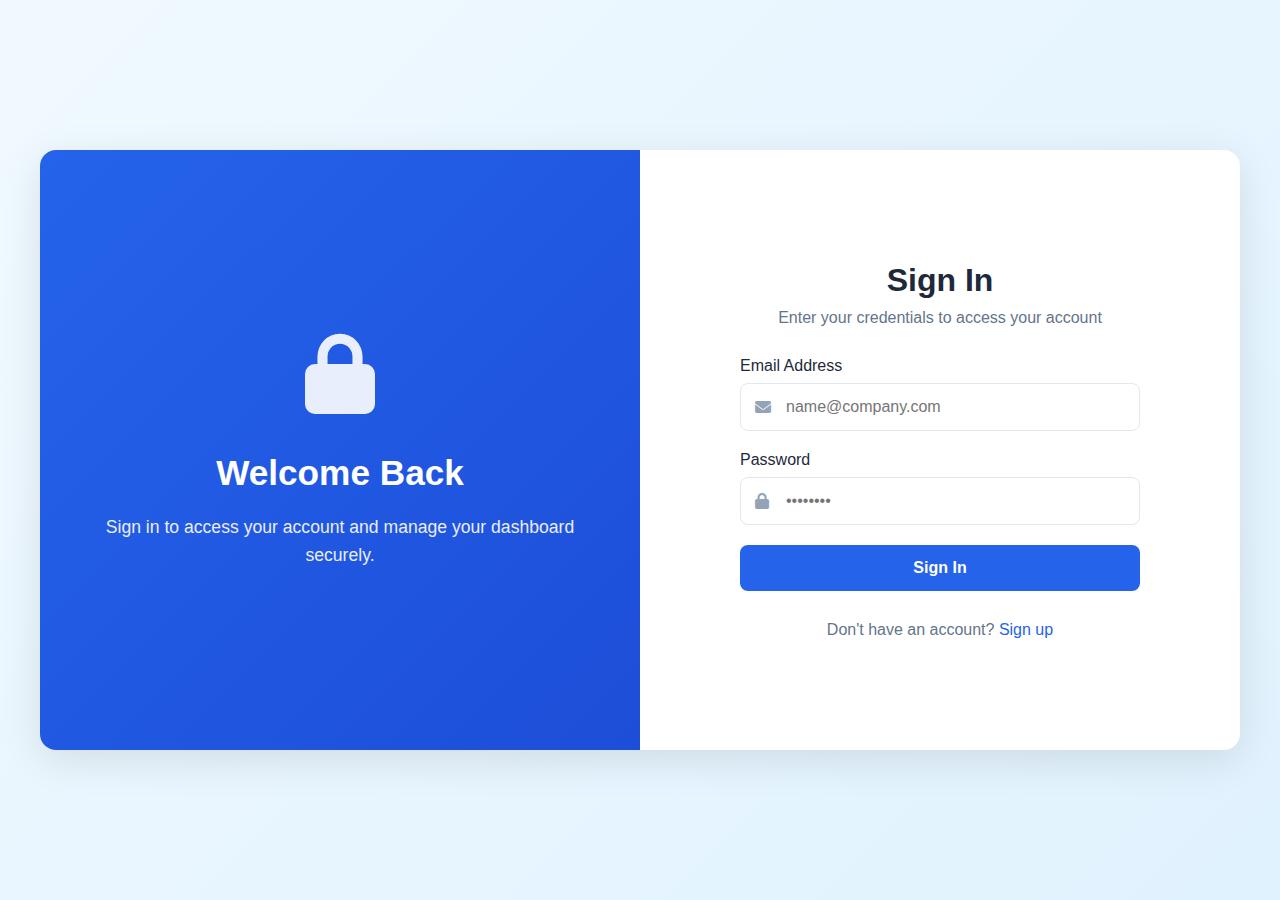
<file: index.html>
<!DOCTYPE html>
<html lang="en">
<head>
    <meta charset="UTF-8">
    <meta name="viewport" content="width=device-width, initial-scale=1.0">
    <title>Secure Authentication System</title>
    <link rel="stylesheet" href="index.css">
    <link rel="stylesheet" href="https://cdnjs.cloudflare.com/ajax/libs/font-awesome/6.4.0/css/all.min.css">
   
</head>
<body>
    <div class="container">
        <!-- Login Form -->
        <div class="auth-container" id="login-container">
            <div class="auth-welcome">
                <div class="auth-welcome-icon">
                    <i class="fas fa-lock"></i>
                </div>
                <h2>Welcome Back</h2>
                <p>Sign in to access your account and manage your dashboard securely.</p>
            </div>
            <div class="auth-form-container">
                <div class="form-header">
                    <h2>Sign In</h2>
                    <p>Enter your credentials to access your account</p>
                </div>
                <form class="auth-form" id="login-form">
                    <div class="form-group">
                        <label for="login-email">Email Address</label>
                        <div class="input-with-icon">
                            <i class="fas fa-envelope"></i>
                            <input type="email" class="form-control" id="login-email" placeholder="name@company.com" required>
                        </div>
                        <div class="error-message" id="login-email-error">Please enter a valid email address</div>
                    </div>
                    <div class="form-group">
                        <label for="login-password">Password</label>
                        <div class="input-with-icon">
                            <i class="fas fa-lock"></i>
                            <input type="password" class="form-control" id="login-password" placeholder="••••••••" required>
                        </div>
                        <div class="error-message" id="login-password-error">Password must be at least 8 characters</div>
                    </div>
                    <button type="submit" class="btn btn-primary">Sign In</button>
                    <div class="form-footer">
                        <p>Don't have an account? <a href="#" id="show-register">Sign up</a></p>
                    </div>
                </form>
            </div>
        </div>

        <!-- Registration Form -->
        <div class="auth-container" id="register-container" style="display: none;">
            <div class="auth-welcome">
                <div class="auth-welcome-icon">
                    <i class="fas fa-user-plus"></i>
                </div>
                <h2>Create Account</h2>
                <p>Join us today to access all features and personalize your experience.</p>
            </div>
            <div class="auth-form-container">
                <div class="form-header">
                    <h2>Sign Up</h2>
                    <p>Create your account to get started</p>
                </div>
                <form class="auth-form" id="register-form">
                    <div class="form-group">
                        <label for="register-name">Full Name</label>
                        <div class="input-with-icon">
                            <i class="fas fa-user"></i>
                            <input type="text" class="form-control" id="register-name" placeholder="John Doe" required>
                        </div>
                        <div class="error-message" id="register-name-error">Please enter your full name</div>
                    </div>
                    <div class="form-group">
                        <label for="register-email">Email Address</label>
                        <div class="input-with-icon">
                            <i class="fas fa-envelope"></i>
                            <input type="email" class="form-control" id="register-email" placeholder="name@company.com" required>
                        </div>
                        <div class="error-message" id="register-email-error">Please enter a valid email address</div>
                    </div>
                    <div class="form-group">
                        <label for="register-password">Password</label>
                        <div class="input-with-icon">
                            <i class="fas fa-lock"></i>
                            <input type="password" class="form-control" id="register-password" placeholder="••••••••" required>
                        </div>
                        <div class="error-message" id="register-password-error">Password must be at least 8 characters with letters and numbers</div>
                    </div>
                    <div class="form-group">
                        <label for="register-confirm">Confirm Password</label>
                        <div class="input-with-icon">
                            <i class="fas fa-lock"></i>
                            <input type="password" class="form-control" id="register-confirm" placeholder="••••••••" required>
                        </div>
                        <div class="error-message" id="register-confirm-error">Passwords do not match</div>
                    </div>
                    <button type="submit" class="btn btn-primary">Create Account</button>
                    <div class="form-footer">
                        <p>Already have an account? <a href="#" id="show-login">Sign in</a></p>
                    </div>
                </form>
            </div>
        </div>

        <!-- Secured Page -->
        <div class="secured-page" id="secured-page">
            <div class="secured-header">
                <div class="user-info">
                    <div class="user-avatar" id="user-avatar">JD</div>
                    <div>
                        <h3 id="user-name">John Doe</h3>
                        <p id="user-email">john.doe@example.com</p>
                    </div>
                </div>
                <button class="logout-btn" id="logout-btn"><i class="fas fa-sign-out-alt"></i> Logout</button>
            </div>
            
            <div class="dashboard-content">
                <h2>Welcome to Your Dashboard</h2>
                <p>You have successfully accessed the secured page. This is a demonstration of a complete authentication system with registration, login, and secure access.</p>
                
                <div class="stats-container">
                    <div class="stat-card">
                        <i class="fas fa-chart-line"></i>
                        <h3>245</h3>
                        <p>Weekly Visits</p>
                    </div>
                    <div class="stat-card">
                        <i class="fas fa-users"></i>
                        <h3>1,254</h3>
                        <p>Total Users</p>
                    </div>
                    <div class="stat-card">
                        <i class="fas fa-shopping-cart"></i>
                        <h3>324</h3>
                        <p>Monthly Sales</p>
                    </div>
                </div>
            </div>
        </div>
    </div>

    <script src="index.js"></script>
</body>
</html>
</file>
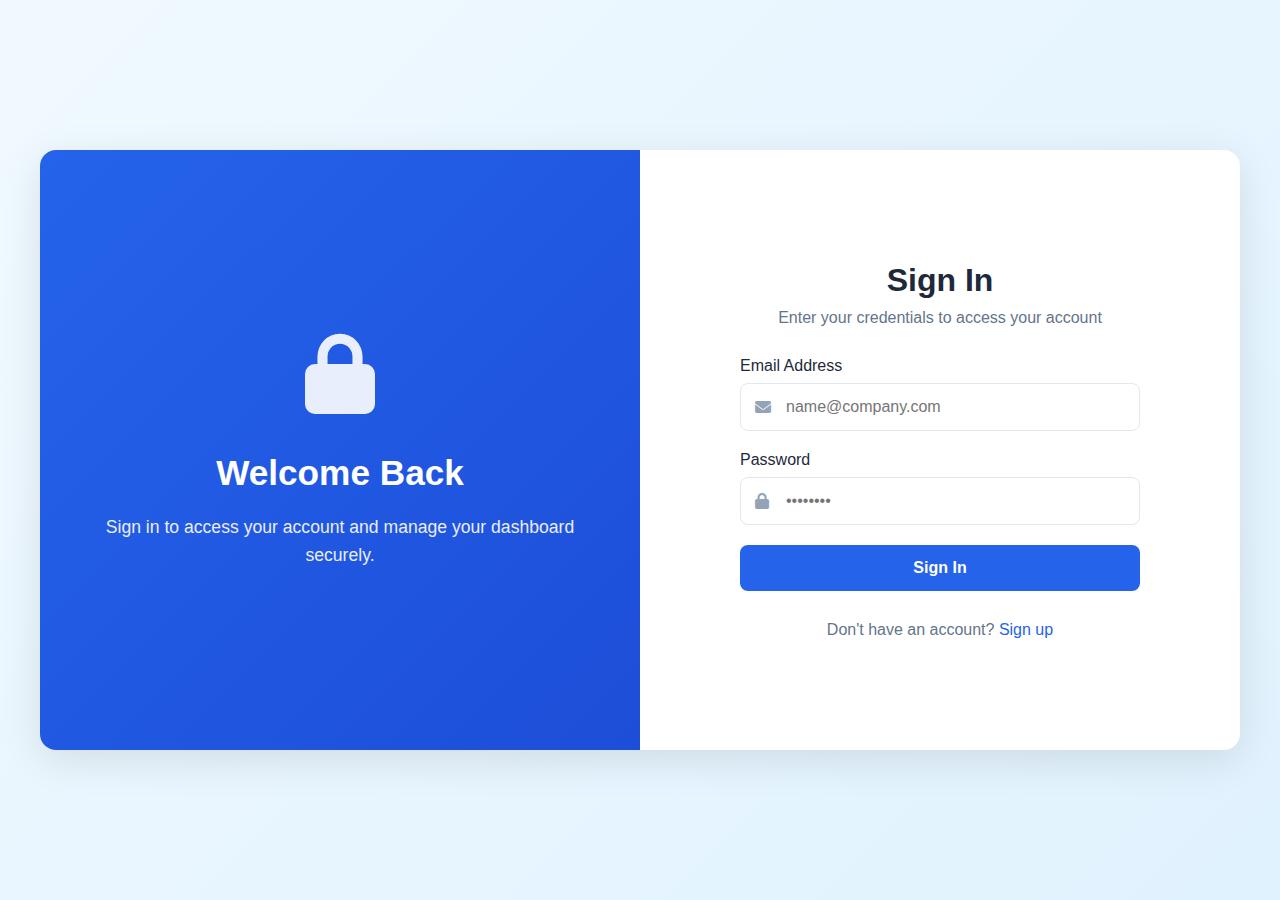
<file: Login/index.html>
<!DOCTYPE html>
<html lang="en">
<head>
    <meta charset="UTF-8">
    <meta name="viewport" content="width=device-width, initial-scale=1.0">
    <title>Secure Authentication System</title>
    <link rel="stylesheet" href="index.css">
    <link rel="stylesheet" href="https://cdnjs.cloudflare.com/ajax/libs/font-awesome/6.4.0/css/all.min.css">
   
</head>
<body>
    <div class="container">
        <!-- Login Form -->
        <div class="auth-container" id="login-container">
            <div class="auth-welcome">
                <div class="auth-welcome-icon">
                    <i class="fas fa-lock"></i>
                </div>
                <h2>Welcome Back</h2>
                <p>Sign in to access your account and manage your dashboard securely.</p>
            </div>
            <div class="auth-form-container">
                <div class="form-header">
                    <h2>Sign In</h2>
                    <p>Enter your credentials to access your account</p>
                </div>
                <form class="auth-form" id="login-form">
                    <div class="form-group">
                        <label for="login-email">Email Address</label>
                        <div class="input-with-icon">
                            <i class="fas fa-envelope"></i>
                            <input type="email" class="form-control" id="login-email" placeholder="name@company.com" required>
                        </div>
                        <div class="error-message" id="login-email-error">Please enter a valid email address</div>
                    </div>
                    <div class="form-group">
                        <label for="login-password">Password</label>
                        <div class="input-with-icon">
                            <i class="fas fa-lock"></i>
                            <input type="password" class="form-control" id="login-password" placeholder="••••••••" required>
                        </div>
                        <div class="error-message" id="login-password-error">Password must be at least 8 characters</div>
                    </div>
                    <button type="submit" class="btn btn-primary">Sign In</button>
                    <div class="form-footer">
                        <p>Don't have an account? <a href="#" id="show-register">Sign up</a></p>
                    </div>
                </form>
            </div>
        </div>

        <!-- Registration Form -->
        <div class="auth-container" id="register-container" style="display: none;">
            <div class="auth-welcome">
                <div class="auth-welcome-icon">
                    <i class="fas fa-user-plus"></i>
                </div>
                <h2>Create Account</h2>
                <p>Join us today to access all features and personalize your experience.</p>
            </div>
            <div class="auth-form-container">
                <div class="form-header">
                    <h2>Sign Up</h2>
                    <p>Create your account to get started</p>
                </div>
                <form class="auth-form" id="register-form">
                    <div class="form-group">
                        <label for="register-name">Full Name</label>
                        <div class="input-with-icon">
                            <i class="fas fa-user"></i>
                            <input type="text" class="form-control" id="register-name" placeholder="John Doe" required>
                        </div>
                        <div class="error-message" id="register-name-error">Please enter your full name</div>
                    </div>
                    <div class="form-group">
                        <label for="register-email">Email Address</label>
                        <div class="input-with-icon">
                            <i class="fas fa-envelope"></i>
                            <input type="email" class="form-control" id="register-email" placeholder="name@company.com" required>
                        </div>
                        <div class="error-message" id="register-email-error">Please enter a valid email address</div>
                    </div>
                    <div class="form-group">
                        <label for="register-password">Password</label>
                        <div class="input-with-icon">
                            <i class="fas fa-lock"></i>
                            <input type="password" class="form-control" id="register-password" placeholder="••••••••" required>
                        </div>
                        <div class="error-message" id="register-password-error">Password must be at least 8 characters with letters and numbers</div>
                    </div>
                    <div class="form-group">
                        <label for="register-confirm">Confirm Password</label>
                        <div class="input-with-icon">
                            <i class="fas fa-lock"></i>
                            <input type="password" class="form-control" id="register-confirm" placeholder="••••••••" required>
                        </div>
                        <div class="error-message" id="register-confirm-error">Passwords do not match</div>
                    </div>
                    <button type="submit" class="btn btn-primary">Create Account</button>
                    <div class="form-footer">
                        <p>Already have an account? <a href="#" id="show-login">Sign in</a></p>
                    </div>
                </form>
            </div>
        </div>

        <!-- Secured Page -->
        <div class="secured-page" id="secured-page">
            <div class="secured-header">
                <div class="user-info">
                    <div class="user-avatar" id="user-avatar">JD</div>
                    <div>
                        <h3 id="user-name">John Doe</h3>
                        <p id="user-email">john.doe@example.com</p>
                    </div>
                </div>
                <button class="logout-btn" id="logout-btn"><i class="fas fa-sign-out-alt"></i> Logout</button>
            </div>
            
            <div class="dashboard-content">
                <h2>Welcome to Your Dashboard</h2>
                <p>You have successfully accessed the secured page. This is a demonstration of a complete authentication system with registration, login, and secure access.</p>
                
                <div class="stats-container">
                    <div class="stat-card">
                        <i class="fas fa-chart-line"></i>
                        <h3>245</h3>
                        <p>Weekly Visits</p>
                    </div>
                    <div class="stat-card">
                        <i class="fas fa-users"></i>
                        <h3>1,254</h3>
                        <p>Total Users</p>
                    </div>
                    <div class="stat-card">
                        <i class="fas fa-shopping-cart"></i>
                        <h3>324</h3>
                        <p>Monthly Sales</p>
                    </div>
                </div>
            </div>
        </div>
    </div>

    <script src="index.js"></script>
</body>
</html>
</file>
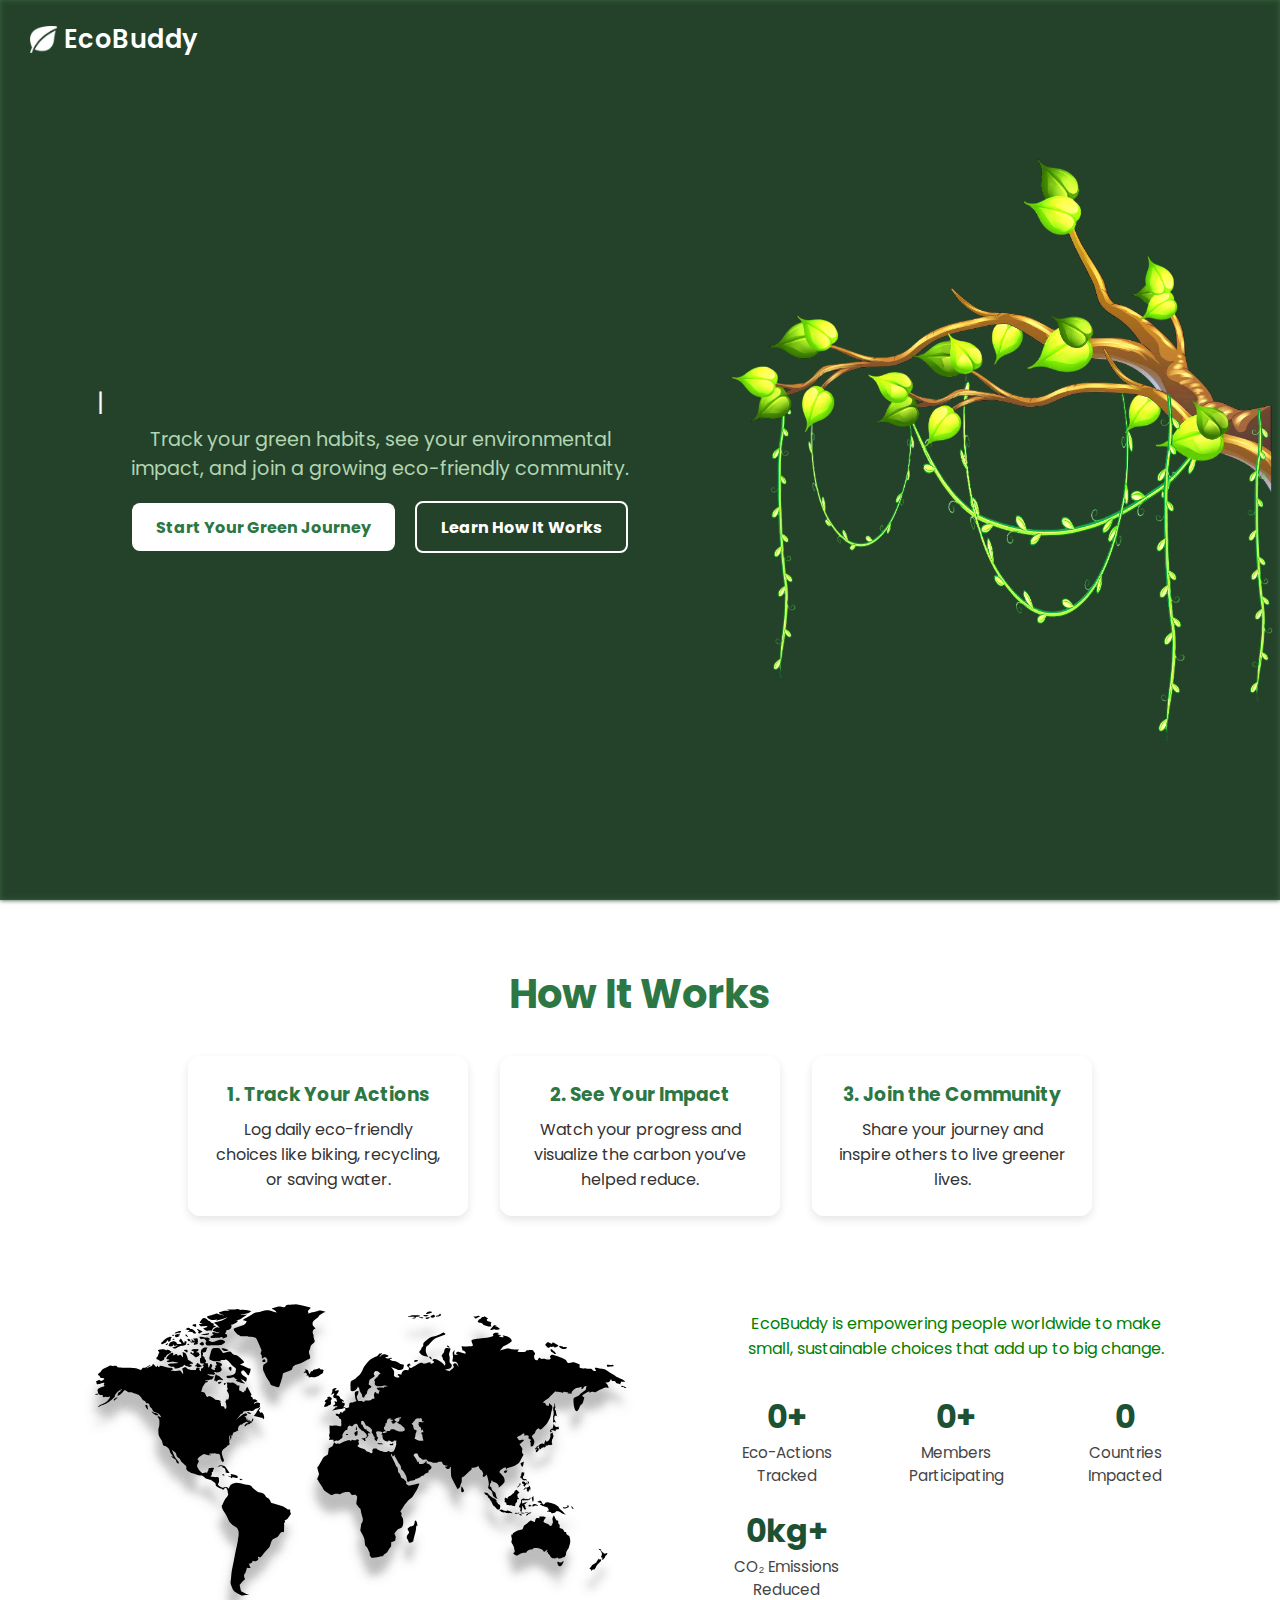
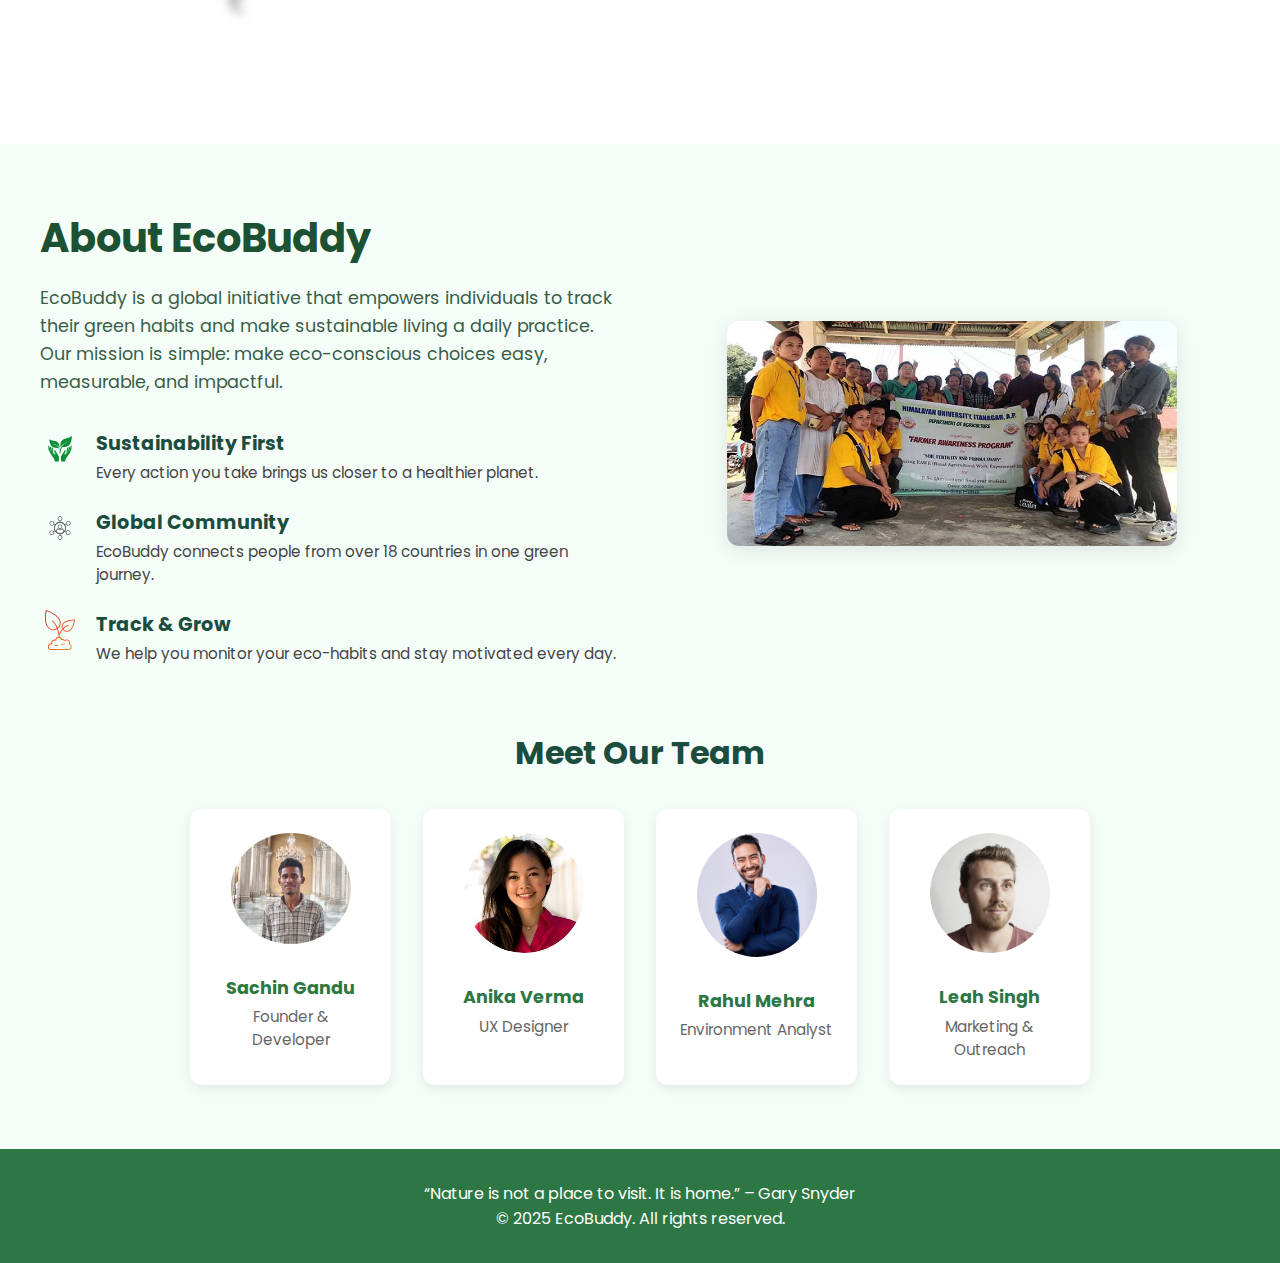
<file: Landing_Page/Landing.html>
<!DOCTYPE html>
<html lang="en">
<head>
  <meta charset="UTF-8" />
  <meta name="viewport" content="width=device-width, initial-scale=1.0"/>
  <title>EcoBuddy – Track Your Green Actions</title>
  <link rel="stylesheet" href="landing.css"/>
  <link href="https://fonts.googleapis.com/css2?family=Poppins:wght@400;600&display=swap" rel="stylesheet">
  <link rel="icon" href="leaf.png">
</head>
<body>
  <header class="hero">
    <div class="site-branding">
      <img src="leaf.png" alt="EcoBuddy Logo" class="logo">
      <span class="brand-title">EcoBuddy</span>
    </div>
    <div class="subhero-content">
      <img src="tree.png" alt="Tree branch coming from right side">
    </div>
    <div class="hero-content">
      <div class="sub2hero-content">
        <div class="typing-container">
          <div class="typing-text" id="typewriter"></div>
        </div>
        <p class="subtext">Track your green habits, see your environmental impact, and join a growing eco-friendly community.</p>
        <div class="cta-buttons">
          <a href="#" class="btn primary" style="cursor: url('pointer1.png'), auto;">Start Your Green Journey</a>
          <a href="#how" class="btn secondary"  style="cursor: url('pointer1.png'), auto;">Learn How It Works</a>
        </div>
      </div>
    </div>
    
  </header>
  
  <section id="how" class="how-it-works">
    <h2>How It Works</h2>
    <div class="steps">
      <div class="step">
        <h3>1. Track Your Actions</h3>
        <p>Log daily eco-friendly choices like biking, recycling, or saving water.</p>
      </div>
      <div class="step">
        <h3>2. See Your Impact</h3>
        <p>Watch your progress and visualize the carbon you’ve helped reduce.</p>
      </div>
      <div class="step">
        <h3>3. Join the Community</h3>
        <p>Share your journey and inspire others to live greener lives.</p>
      </div>
    </div>
    <div class="our-connections">
      <div class="worldmap">
        <img src="world.svg" alt="error in world map">
 </div>
 <div class="impact-wrapper">
    <div class="stats-box">

      <p class="subtext">EcoBuddy is empowering people worldwide to make small, sustainable choices that add up to big change.</p>
      <div class="stats">
        <div class="stat">
          <h3><span class="counter" data-target="1307">0</span>+</h3>
          <p>Eco-Actions Tracked</p>
        </div>
        <div class="stat">
          <h3><span class="counter" data-target="7500">0</span>+</h3>
          <p>Members Participating</p>
        </div>
        <div class="stat">
          <h3><span class="counter" data-target="18">0</span></h3>
          <p>Countries Impacted</p>
        </div>
        <div class="stat">
          <h3><span class="counter" data-target="5800">0</span>kg+</h3>
          <p>CO₂ Emissions Reduced</p>
        </div>
      </div>
    </div>
  </div>
    </div>
  </section>
 <section class="about" id="about">
  <div class="about-wrapper">
    <div class="about-text">
      <h2>About EcoBuddy</h2>
      <p class="mission">
        EcoBuddy is a global initiative that empowers individuals to track their green habits and make sustainable living a daily practice. Our mission is simple: make eco-conscious choices easy, measurable, and impactful.
      </p>

      <div class="values">
        <div class="value">
          <img src="sustain.svg" alt="Sustainability Icon">
          <div>
            <h4>Sustainability First</h4>
            <p>Every action you take brings us closer to a healthier planet.</p>
          </div>
        </div>
        <div class="value">
          <img src="global.svg" alt="Community Icon">
          <div>
            <h4>Global Community</h4>
            <p>EcoBuddy connects people from over 18 countries in one green journey.</p>
          </div>
        </div>
        <div class="value">
          <img src="grow.svg" alt="Tracking Icon">
          <div>
            <h4>Track & Grow</h4>
            <p>We help you monitor your eco-habits and stay motivated every day.</p>
          </div>
        </div>
      </div>
    </div>

    <div class="about-image">
      <img src="farmer.webp" alt="People planting trees together">
    </div>
  </div>

  <div class="team">
    <h3>Meet Our Team</h3>
    <div class="team-grid">
      <div class="team-member">
        <img src="sachin.jpg" alt="Sachin">
        <h4>Sachin Gandu</h4>
        <p>Founder & Developer</p>
      </div>
      <div class="team-member">
        <img src="anika.jpg" alt="Anika">
        <h4>Anika Verma</h4>
        <p>UX Designer</p>
      </div>
      <div class="team-member">
        <img src="rahul.webp" alt="Rahul">
        <h4>Rahul Mehra</h4>
        <p>Environment Analyst</p>
      </div>
      <div class="team-member">
        <img src="other.jpg" alt="Leah">
        <h4>Leah Singh</h4>
        <p>Marketing & Outreach</p>
      </div>
    </div>
  </div>
</section>

  <footer class="footer">
    <p>“Nature is not a place to visit. It is home.” – Gary Snyder</p>
    <p>&copy; 2025 EcoBuddy. All rights reserved.</p>
  </footer>

  <script>
    document.addEventListener('DOMContentLoaded', function() {
      const phrases = [
        "Make Every Action Count",
        "Track Your Green Habits",
        "Join the Eco Movement",
        "Small Steps Matter Most"
      ];
      const element = document.getElementById('typewriter');
      let phraseIndex = 0;
      let charIndex = 0;
      let isDeleting = false;
      let typingSpeed = 100; 
      const pauseBetweenPhrases = 2000; 
      
      function typeWriter() {
        const currentPhrase = phrases[phraseIndex];
        
        if (isDeleting) {
          element.textContent = currentPhrase.substring(0, charIndex - 1);
          charIndex--;
          typingSpeed = 50; 
        } else {
         
          element.textContent = currentPhrase.substring(0, charIndex + 1);
          charIndex++;
          typingSpeed = 100; 
        }
        
        if (!isDeleting && charIndex === currentPhrase.length) {
          
          typingSpeed = pauseBetweenPhrases;
          isDeleting = true;
        } else if (isDeleting && charIndex === 0) {
        
          isDeleting = false;
          phraseIndex = (phraseIndex + 1) % phrases.length;
          typingSpeed = 500; 
        }
        
        setTimeout(typeWriter, typingSpeed);
      }
      
      setTimeout(typeWriter, 1000);
    });
    const counters = document.querySelectorAll(".counter");
  let triggered = false;

  function animateCounters() {
    if (triggered) return;

    counters.forEach(counter => {
      const target = +counter.getAttribute("data-target");
      let count = 0;
      const speed = target / 30; 

      const updateCount = () => {
        count += speed;
        if (count < target) {
          counter.textContent = Math.floor(count);
          requestAnimationFrame(updateCount);
        } else {
          counter.textContent = target;
        }
      };

      updateCount();
    });

    triggered = true;
  }
  window.addEventListener("scroll", () => {
    const section = document.querySelector(".our-connections");
    const rect = section.getBoundingClientRect();
    if (rect.top < window.innerHeight && rect.bottom >= 0) {
      animateCounters();
    }
  });

  </script>
</body>
</html>
</file>
<file: index.css>
:root {
            --primary: #2563eb;
            --primary-dark: #1d4ed8;
            --secondary: #64748b;
            --success: #10b981;
            --danger: #ef4444;
            --light: #f8fafc;
            --dark: #1e293b;
            --gray: #94a3b8;
            --border: #e2e8f0;
        }
        
        * {
            margin: 0;
            padding: 0;
            box-sizing: border-box;
            font-family: 'Segoe UI', Tahoma, Geneva, Verdana, sans-serif;
        }
        
        body {
            background: linear-gradient(135deg, #f0f9ff 0%, #e0f2fe 100%);
            min-height: 100vh;
            display: flex;
            align-items: center;
            justify-content: center;
            padding: 20px;
        }
        
        .container {
            width: 100%;
            max-width: 1200px;
            margin: 0 auto;
        }
        
        .auth-container {
            display: flex;
            background: white;
            border-radius: 16px;
            overflow: hidden;
            box-shadow: 0 10px 40px rgba(0, 0, 0, 0.1);
            min-height: 600px;
        }
        
        .auth-welcome {
            flex: 1;
            background: linear-gradient(135deg, var(--primary) 0%, var(--primary-dark) 100%);
            color: white;
            padding: 40px;
            display: flex;
            flex-direction: column;
            justify-content: center;
            align-items: center;
            text-align: center;
        }
        
        .auth-welcome h2 {
            font-size: 2.2rem;
            margin-bottom: 20px;
        }
        
        .auth-welcome p {
            font-size: 1.1rem;
            opacity: 0.9;
            line-height: 1.6;
        }
        
        .auth-welcome-icon {
            font-size: 5rem;
            margin-bottom: 30px;
            opacity: 0.9;
        }
        
        .auth-form-container {
            flex: 1;
            padding: 40px;
            display: flex;
            flex-direction: column;
            justify-content: center;
        }
        
        .form-header {
            text-align: center;
            margin-bottom: 30px;
        }
        
        .form-header h2 {
            color: var(--dark);
            font-size: 2rem;
            margin-bottom: 10px;
        }
        
        .form-header p {
            color: var(--secondary);
        }
        
        .auth-form {
            width: 100%;
            max-width: 400px;
            margin: 0 auto;
        }
        
        .form-group {
            margin-bottom: 20px;
        }
        
        .form-group label {
            display: block;
            margin-bottom: 8px;
            color: var(--dark);
            font-weight: 500;
        }
        
        .input-with-icon {
            position: relative;
        }
        
        .input-with-icon i {
            position: absolute;
            left: 15px;
            top: 50%;
            transform: translateY(-50%);
            color: var(--gray);
        }
        
        .input-with-icon input {
            padding-left: 45px;
        }
        
        .form-control {
            width: 100%;
            padding: 14px;
            border: 1px solid var(--border);
            border-radius: 8px;
            font-size: 16px;
            transition: all 0.3s;
        }
        
        .form-control:focus {
            outline: none;
            border-color: var(--primary);
            box-shadow: 0 0 0 3px rgba(37, 99, 235, 0.1);
        }
        
        .btn {
            display: block;
            width: 100%;
            padding: 14px;
            border: none;
            border-radius: 8px;
            font-size: 16px;
            font-weight: 600;
            cursor: pointer;
            transition: all 0.3s;
        }
        
        .btn-primary {
            background: var(--primary);
            color: white;
        }
        
        .btn-primary:hover {
            background: var(--primary-dark);
        }
        
        .btn-secondary {
            background: white;
            color: var(--primary);
            border: 1px solid var(--border);
        }
        
        .btn-secondary:hover {
            background: #f1f5f9;
        }
        
        .form-footer {
            text-align: center;
            margin-top: 30px;
            color: var(--secondary);
        }
        
        .form-footer a {
            color: var(--primary);
            text-decoration: none;
            font-weight: 500;
        }
        
        .form-footer a:hover {
            text-decoration: underline;
        }
        
        .error-message {
            color: var(--danger);
            font-size: 14px;
            margin-top: 5px;
            display: none;
        }
        
        .success-message {
            color: var(--success);
            font-size: 14px;
            margin-top: 5px;
            display: none;
        }
        
        .secured-page {
            display: none;
            width: 100%;
            max-width: 800px;
            margin: 0 auto;
            background: white;
            border-radius: 16px;
            padding: 40px;
            box-shadow: 0 10px 40px rgba(0, 0, 0, 0.1);
        }
        
        .secured-header {
            display: flex;
            justify-content: space-between;
            align-items: center;
            margin-bottom: 30px;
            padding-bottom: 20px;
            border-bottom: 1px solid var(--border);
        }
        
        .user-info {
            display: flex;
            align-items: center;
        }
        
        .user-avatar {
            width: 50px;
            height: 50px;
            border-radius: 50%;
            background: var(--primary);
            color: white;
            display: flex;
            align-items: center;
            justify-content: center;
            font-size: 1.2rem;
            font-weight: bold;
            margin-right: 15px;
        }
        
        .logout-btn {
            background: var(--danger);
            color: white;
            border: none;
            padding: 10px 20px;
            border-radius: 8px;
            cursor: pointer;
            font-weight: 500;
            transition: all 0.3s;
        }
        
        .logout-btn:hover {
            background: #dc2626;
        }
        
        .dashboard-content {
            margin-top: 30px;
        }
        
        .dashboard-content h2 {
            color: var(--dark);
            margin-bottom: 20px;
        }
        
        .stats-container {
            display: grid;
            grid-template-columns: repeat(auto-fit, minmax(200px, 1fr));
            gap: 20px;
            margin-top: 30px;
        }
        
        .stat-card {
            background: #f8fafc;
            border-radius: 12px;
            padding: 20px;
            text-align: center;
        }
        
        .stat-card i {
            font-size: 2rem;
            color: var(--primary);
            margin-bottom: 15px;
        }
        
        .stat-card h3 {
            font-size: 1.8rem;
            margin-bottom: 5px;
            color: var(--dark);
        }
        
        .stat-card p {
            color: var(--secondary);
        }
        
        @media (max-width: 900px) {
            .auth-container {
                flex-direction: column;
            }
            
            .auth-welcome {
                padding: 30px 20px;
            }
            
            .auth-form-container {
                padding: 30px 20px;
            }
        }
</file>
<file: Login/index.css>
:root {
            --primary: #2563eb;
            --primary-dark: #1d4ed8;
            --secondary: #64748b;
            --success: #10b981;
            --danger: #ef4444;
            --light: #f8fafc;
            --dark: #1e293b;
            --gray: #94a3b8;
            --border: #e2e8f0;
        }
        
        * {
            margin: 0;
            padding: 0;
            box-sizing: border-box;
            font-family: 'Segoe UI', Tahoma, Geneva, Verdana, sans-serif;
        }
        
        body {
            background: linear-gradient(135deg, #f0f9ff 0%, #e0f2fe 100%);
            min-height: 100vh;
            display: flex;
            align-items: center;
            justify-content: center;
            padding: 20px;
        }
        
        .container {
            width: 100%;
            max-width: 1200px;
            margin: 0 auto;
        }
        
        .auth-container {
            display: flex;
            background: white;
            border-radius: 16px;
            overflow: hidden;
            box-shadow: 0 10px 40px rgba(0, 0, 0, 0.1);
            min-height: 600px;
        }
        
        .auth-welcome {
            flex: 1;
            background: linear-gradient(135deg, var(--primary) 0%, var(--primary-dark) 100%);
            color: white;
            padding: 40px;
            display: flex;
            flex-direction: column;
            justify-content: center;
            align-items: center;
            text-align: center;
        }
        
        .auth-welcome h2 {
            font-size: 2.2rem;
            margin-bottom: 20px;
        }
        
        .auth-welcome p {
            font-size: 1.1rem;
            opacity: 0.9;
            line-height: 1.6;
        }
        
        .auth-welcome-icon {
            font-size: 5rem;
            margin-bottom: 30px;
            opacity: 0.9;
        }
        
        .auth-form-container {
            flex: 1;
            padding: 40px;
            display: flex;
            flex-direction: column;
            justify-content: center;
        }
        
        .form-header {
            text-align: center;
            margin-bottom: 30px;
        }
        
        .form-header h2 {
            color: var(--dark);
            font-size: 2rem;
            margin-bottom: 10px;
        }
        
        .form-header p {
            color: var(--secondary);
        }
        
        .auth-form {
            width: 100%;
            max-width: 400px;
            margin: 0 auto;
        }
        
        .form-group {
            margin-bottom: 20px;
        }
        
        .form-group label {
            display: block;
            margin-bottom: 8px;
            color: var(--dark);
            font-weight: 500;
        }
        
        .input-with-icon {
            position: relative;
        }
        
        .input-with-icon i {
            position: absolute;
            left: 15px;
            top: 50%;
            transform: translateY(-50%);
            color: var(--gray);
        }
        
        .input-with-icon input {
            padding-left: 45px;
        }
        
        .form-control {
            width: 100%;
            padding: 14px;
            border: 1px solid var(--border);
            border-radius: 8px;
            font-size: 16px;
            transition: all 0.3s;
        }
        
        .form-control:focus {
            outline: none;
            border-color: var(--primary);
            box-shadow: 0 0 0 3px rgba(37, 99, 235, 0.1);
        }
        
        .btn {
            display: block;
            width: 100%;
            padding: 14px;
            border: none;
            border-radius: 8px;
            font-size: 16px;
            font-weight: 600;
            cursor: pointer;
            transition: all 0.3s;
        }
        
        .btn-primary {
            background: var(--primary);
            color: white;
        }
        
        .btn-primary:hover {
            background: var(--primary-dark);
        }
        
        .btn-secondary {
            background: white;
            color: var(--primary);
            border: 1px solid var(--border);
        }
        
        .btn-secondary:hover {
            background: #f1f5f9;
        }
        
        .form-footer {
            text-align: center;
            margin-top: 30px;
            color: var(--secondary);
        }
        
        .form-footer a {
            color: var(--primary);
            text-decoration: none;
            font-weight: 500;
        }
        
        .form-footer a:hover {
            text-decoration: underline;
        }
        
        .error-message {
            color: var(--danger);
            font-size: 14px;
            margin-top: 5px;
            display: none;
        }
        
        .success-message {
            color: var(--success);
            font-size: 14px;
            margin-top: 5px;
            display: none;
        }
        
        .secured-page {
            display: none;
            width: 100%;
            max-width: 800px;
            margin: 0 auto;
            background: white;
            border-radius: 16px;
            padding: 40px;
            box-shadow: 0 10px 40px rgba(0, 0, 0, 0.1);
        }
        
        .secured-header {
            display: flex;
            justify-content: space-between;
            align-items: center;
            margin-bottom: 30px;
            padding-bottom: 20px;
            border-bottom: 1px solid var(--border);
        }
        
        .user-info {
            display: flex;
            align-items: center;
        }
        
        .user-avatar {
            width: 50px;
            height: 50px;
            border-radius: 50%;
            background: var(--primary);
            color: white;
            display: flex;
            align-items: center;
            justify-content: center;
            font-size: 1.2rem;
            font-weight: bold;
            margin-right: 15px;
        }
        
        .logout-btn {
            background: var(--danger);
            color: white;
            border: none;
            padding: 10px 20px;
            border-radius: 8px;
            cursor: pointer;
            font-weight: 500;
            transition: all 0.3s;
        }
        
        .logout-btn:hover {
            background: #dc2626;
        }
        
        .dashboard-content {
            margin-top: 30px;
        }
        
        .dashboard-content h2 {
            color: var(--dark);
            margin-bottom: 20px;
        }
        
        .stats-container {
            display: grid;
            grid-template-columns: repeat(auto-fit, minmax(200px, 1fr));
            gap: 20px;
            margin-top: 30px;
        }
        
        .stat-card {
            background: #f8fafc;
            border-radius: 12px;
            padding: 20px;
            text-align: center;
        }
        
        .stat-card i {
            font-size: 2rem;
            color: var(--primary);
            margin-bottom: 15px;
        }
        
        .stat-card h3 {
            font-size: 1.8rem;
            margin-bottom: 5px;
            color: var(--dark);
        }
        
        .stat-card p {
            color: var(--secondary);
        }
        
        @media (max-width: 900px) {
            .auth-container {
                flex-direction: column;
            }
            
            .auth-welcome {
                padding: 30px 20px;
            }
            
            .auth-form-container {
                padding: 30px 20px;
            }
        }
</file>
<file: Landing_Page/landing.css>
*{
  margin: 0;
  padding: 0;
  box-sizing: border-box;
  user-select: none;
}
html {
  cursor: url('cursor2.png'), auto;
}
body{
  font-family: 'Poppins', sans-serif;
  color: #fff;
  user-select: none;
  background: linear-gradient(135deg, #a6bcd1, wheat);
  min-height: 100vh;
}


.hero{
  position: relative;
  display: flex;
  justify-content: center;
  align-items: center;
  height: 100vh;
  text-align: center;
  padding: 2rem;
 background-color: #386641;
  color: white; 
}
.hero::before {
  content: "";
  position: absolute;
  inset: 0;
  background: inherit;
  background-image: inherit;
  background-size: cover;
  background-position: center;
   filter: blur(2.4px) brightness(65%);
  z-index: 0;
}
@media screen and (max-width: 992px){
  .hero-content{
    flex-direction: column;
    justify-content: center;
    padding: 0 1rem;
  }
  
  .sub2hero-content{
    margin-left: 0;
    padding-right: 0;
    text-align: center;
    max-width: 100%;
  }
  
  .subhero-content{
    position: relative;
    right: auto;
    top: auto;
    height: auto;
    margin-top: 2rem;
    justify-content: center;
  }
  
  .subhero-content img{
    height: auto;
    max-height: 300px;
    width: 100%;
    object-position: center;
  }
  
  .typing-text{
    font-size: 1.3rem;
  }
  
  .subtext{
    font-size: 1rem;
  }
  
  .about-wrapper{
    flex-direction: column;
    text-align: center;
  }
  
.value{
  justify-content: center;
}
}

@media screen and (max-width: 768px){
  .hero {
    height: auto;
    min-height: 100vh;
    padding: 6rem 1rem 2rem;
}
  
.site-branding{
    top: 15px;
    left: 20px;
  }
   .subhero-content img{
    filter: blur(4px);
  }
.site-branding .logo{
    height: 1.4rem;
}
.subhero-content img{
  display: none;
}
  
  .site-branding .brand-title{
    font-size: 1.3rem;
  }
  
  .cta-buttons {
    display: flex;
    flex-direction: column;
    align-items: center;
  }
  
  .btn {
    width: 100%;
    max-width: 250px;
  }
  
  .steps {
    flex-direction: column;
    align-items: center;
  }
  
  .step {
    width: 100%;
    max-width: 400px;
  }
  
  .our-connections {
    padding: 1rem;
  }
  
  .stats {
    grid-template-columns: repeat(2, 1fr);
  }
}

@media screen and (max-width: 576px){
  .hero {
    padding: 5rem 1rem 2rem;
  }
  
  .typing-text {
    font-size: 1.1rem;
  }
   .subhero-content img {
    display: none;
  }
  
  .subtext {
    font-size: 0.9rem;
  }
  
  .btn {
    padding: 0.7rem 1rem;
    font-size: 0.9rem;
  }
  
  .about-text h2 {
    font-size: 2rem;
  }
  
  .mission {
    font-size: 1rem;
  }
  
  .team-grid {
    grid-template-columns: 1fr;
    max-width: 300px;
  }
  
  .stats {
    grid-template-columns: 1fr;
  }
  
  .stat h3 {
    font-size: 1.6rem;
  }
}

@media screen and (max-width: 400px) {
  .site-branding {
    left: 15px;
  }
  
  .site-branding .brand-title {
    font-size: 1.1rem;
  }
  .typing-text {
    font-size: 1rem;
  } 
   
  .subhero-content img {
    display: none;
  }
  
  .about-text {
    min-width: 100%;
    padding: 0 0.5rem;
  }
  
  .value {
    flex-direction: column;
    align-items: center;
    text-align: center;
  }
}

@media screen and (max-height: 500px) and (orientation: landscape) {
  .hero {
    height: auto;
    padding: 4rem 1rem 2rem;
  }
  
  .subhero-content img {
    display: none;
  }
  
  .typing-container {
    min-height: 2rem;
  }
  
  .cta-buttons {
    margin-top: 1rem;
  }
}

@media screen and (min-height: 1000px) {
  .hero {
    justify-content: flex-start;
    padding-top: 10rem;
  }
}

.hero > * {
  position: relative;
  z-index: 1;
}
.hero-content {
  display: flex;
  justify-content: space-between;
  align-items: center;
  width: 100%;
  height: 100%;
  padding: 0 2rem;
}
.subhero-content {
  position: absolute;
  right: 0;
  margin: 0px;
  top: 0;
  height: 100%;
  display: flex;
  align-items: center;
}

.subhero-content img {
  height: 100vh;
  max-height: 600px;
  transform: scaleX(-1);
  object-fit: contain;
  object-position: right;
  zoom:100%;
}
.aboutus{
  background-color: #D3ECCD;
}
.sub2hero-content {
  flex: 1;
  padding-right: 2rem;
  max-width: 600px;
  margin-left: 2rem;
}

.hero-content h1 {
  font-size: 4rem;
  margin-bottom: 0.5rem;
}

.hero-content p {
  font-size: 1.2rem;
  color:#b2d6b2;
  margin-top: 1rem;
}

.subtext {
  max-width: 600px;
  margin: 1rem auto;
  color: #e0ffe0;
}

.cta-buttons {
  margin-top: 2rem;
}

.btn {
  padding: 0.8rem 1.5rem;
  margin: 0.5rem;
  border-radius: 8px;
  text-decoration: none;
  font-weight: bold;
  transition: background 0.3s ease;
}

.primary {
  background-color: #ffffff;
  color: #2c7744;
}

.primary:hover {
  background-color: #d5f5d5;
}

.secondary {
  background-color: transparent;
  border: 2px solid #ffffff;
  color: #ffffff;
}

.secondary:hover {
  background-color: rgba(255, 255, 255, 0.2);
}

.how-it-works {
  background: white;
  color: #333;
  text-align: center;
  padding: 4rem 2rem;
}
.our-connections{
display: flex;
align-items: center;
justify-content: center;
flex-direction: row;
}
.how-it-works h2 {
  font-size: 2.5rem;
  margin-bottom: 2rem;
  color: #2c7744;
}

.steps {
  display: flex;
  flex-wrap: wrap;
  justify-content: center;
  gap: 2rem;
  background-color: white;
}

.step {
  background: #ffffff;
  padding: 1.5rem;
  border-radius: 12px;
  box-shadow: 0 4px 10px rgba(0,0,0,0.1);
  width: 280px;
}

.step h3 {
  color: #2c7744;
  margin-bottom: 0.5rem;
}

.footer {
  text-align: center;
  padding: 2rem;
  background-color: #2c7744;
  color: #ffffff;
}

.site-branding {
  position: absolute;
  top: 20px;
  left: 30px;
  display: flex;
  align-items: center;
  z-index: 2;
}

.site-branding .logo {
  height: 1.7rem;
  filter: invert(1);
  margin-right: 0.4rem;
}

.site-branding .brand-title {
  font-size: 1.6rem;
  font-weight: 600;
  color: #fff;
  letter-spacing: 0.5px;
}

.hero-content h1 {
  display: none;
}

::-webkit-scrollbar {
  width: 8px;
}

::-webkit-scrollbar-track {
  background: #f0f0f0; 
}

::-webkit-scrollbar-thumb {
  background-color: #437057; 
  border-radius: 8px;
 }

::-webkit-scrollbar-thumb:hover {
  background-color: #24623a;
}

 .typing-container {
      min-height: 3rem;
      margin-bottom: 1rem;
      display: flex;
      align-items: center;
    }
    
    .typing-text {
      font-size: 1.5rem;
      color: white;
      position: relative;
      display: inline-block;
    }
    
    .typing-text::after {
      content: "|";
      animation: blink 0.7s step-end infinite;
      position: absolute;
      right: -0.5rem;
    }
    
    @keyframes blink {
      from, to { opacity: 0; }
      50% { opacity: 1; }
    }


.our-connections {
  display: flex;
  align-items: center;
  justify-content: center;
  flex-direction: row;
  flex-wrap: wrap;
  gap: 2rem;
  padding: 2rem;
}

.worldmap {
  max-width: 600px;
  width: 100%;
  text-align: center;
}

.worldmap img {
  width: 100%;
  height: auto;
  display: block;
}

.impact-wrapper {
  max-width: 600px;
  flex: 1;
  display: flex;
  flex-direction: column;
  align-items: center;
  padding: 1rem;
}

.stats-box {
  width: 100%;
}

.stats {
  display: grid;
  grid-template-columns: repeat(auto-fit, minmax(140px, 1fr));
  gap: 1.2rem;
  margin-top: 2rem;
}

.stat h3 {
  font-size: 2rem;
  color: #1d5133;
}

.stat p {
  font-size: 0.95rem;
  color: #444;
}

.subtext {
  color: green;
  font-size: 1rem;
  text-align: center;
  padding: 0 1rem;
}
@media screen and (max-width: 768px) {
  .our-connections {
    flex-direction: column;
    padding: 2rem 1rem;
  }

  .stats {
    grid-template-columns: repeat(2, 1fr);
  }
}

@media screen and (max-width: 480px) {
  .stats {
    grid-template-columns: 1fr;
  }

  .stat h3 {
    font-size: 1.6rem;
  }

  .subtext {
    font-size: 0.95rem;
  }
}




.impact-section {
  background: #f0f7f4;
  padding: 4rem 2rem;
  text-align: center;
  color: #2c7744;
}

.about {
  background-color: #f5fdf8;
  padding: 4rem 2rem;
  color: #2c7744;
}

.about-wrapper {
  display: flex;
  flex-wrap: wrap;
  justify-content: center;
  align-items: center;
  gap: 3rem;
  max-width: 1200px;
  margin: auto;
}

.about-text {
  flex: 1;
  min-width: 300px;
}

.about-text h2 {
  font-size: 2.5rem;
  margin-bottom: 1rem;
  color: #1d5133;
}

.mission {
  font-size: 1.1rem;
  line-height: 1.6;
  margin-bottom: 2rem;
  color: #3a5d47;
}

.values {
  display: flex;
  flex-direction: column;
  gap: 1.5rem;
}

.value {
  display: flex;
  align-items: flex-start;
  gap: 1rem;
}

.value img {
  width: 40px;
  height: 40px;
  flex-shrink: 0;
}

.value h4 {
  margin: 0;
  font-size: 1.2rem;
  color: #1b4d3e;
}

.value p {
  margin-top: 0.2rem;
  font-size: 0.95rem;
  color: #444;
}

.about-image {
  flex: 1;
  min-width: 280px;
  text-align: center;
}

.about-image img {
  width: 100%;
  max-width: 450px;
  border-radius: 12px;
  box-shadow: 0 4px 20px rgba(0,0,0,0.1);
}

.team {
  margin-top: 4rem;
  text-align: center;
}

.team h3 {
  font-size: 2rem;
  margin-bottom: 2rem;
  color: #1b4d3e;
}

.team-grid {
  display: grid;
  grid-template-columns: repeat(auto-fit, minmax(180px, 1fr));
  gap: 2rem;
  max-width: 900px;
  margin: auto;
}

.team-member {
  background: #ffffff;
  padding: 1.5rem;
  border-radius: 12px;
  box-shadow: 0 4px 12px rgba(0,0,0,0.08);
  transition: transform 0.3s ease;
}

.team-member:hover {
  transform: translateY(-5px);
}

.team-member img {
  width: 100%;
  max-width: 120px;
  border-radius: 50%;
  margin-bottom: 1rem;
}

.team-member h4 {
  margin: 0.5rem 0 0.3rem;
  font-size: 1.1rem;
  color: #2c7744;
}

.team-member p {
  font-size: 0.95rem;
  color: #666;
}
</file>
